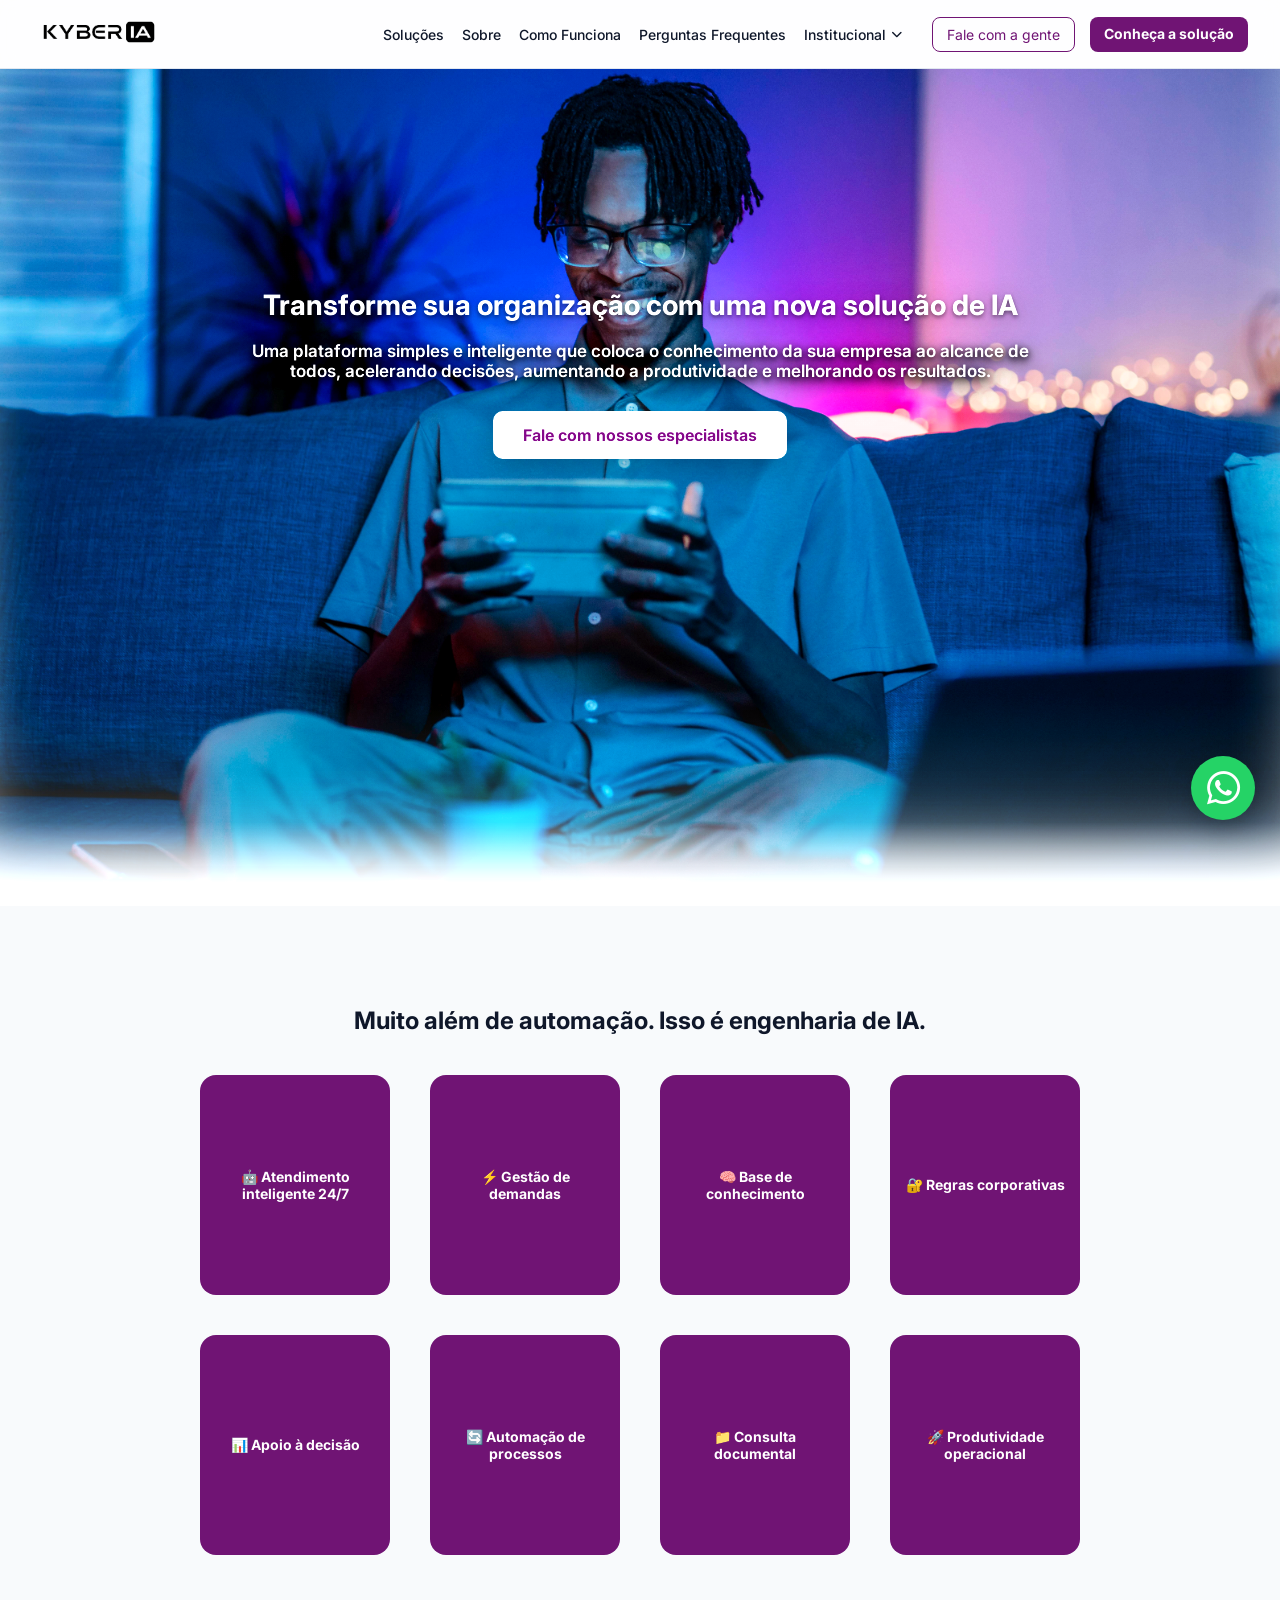
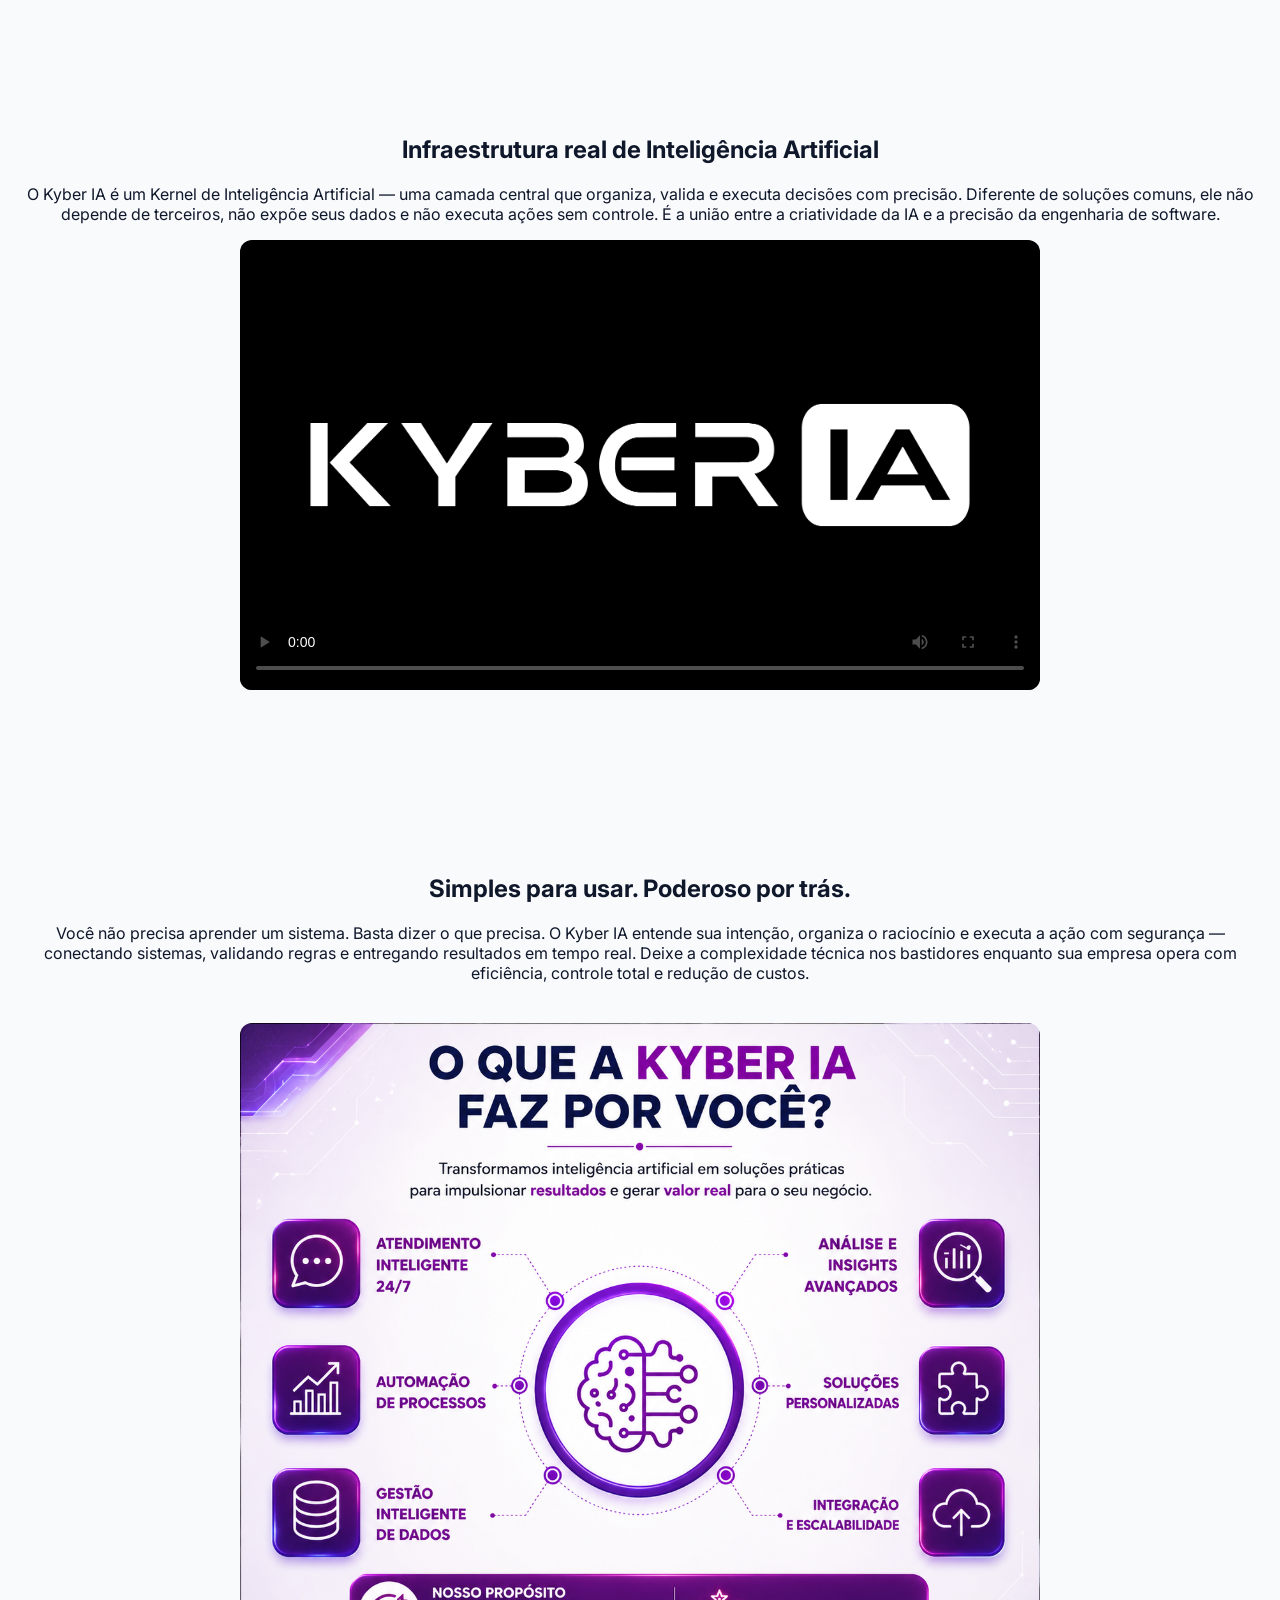
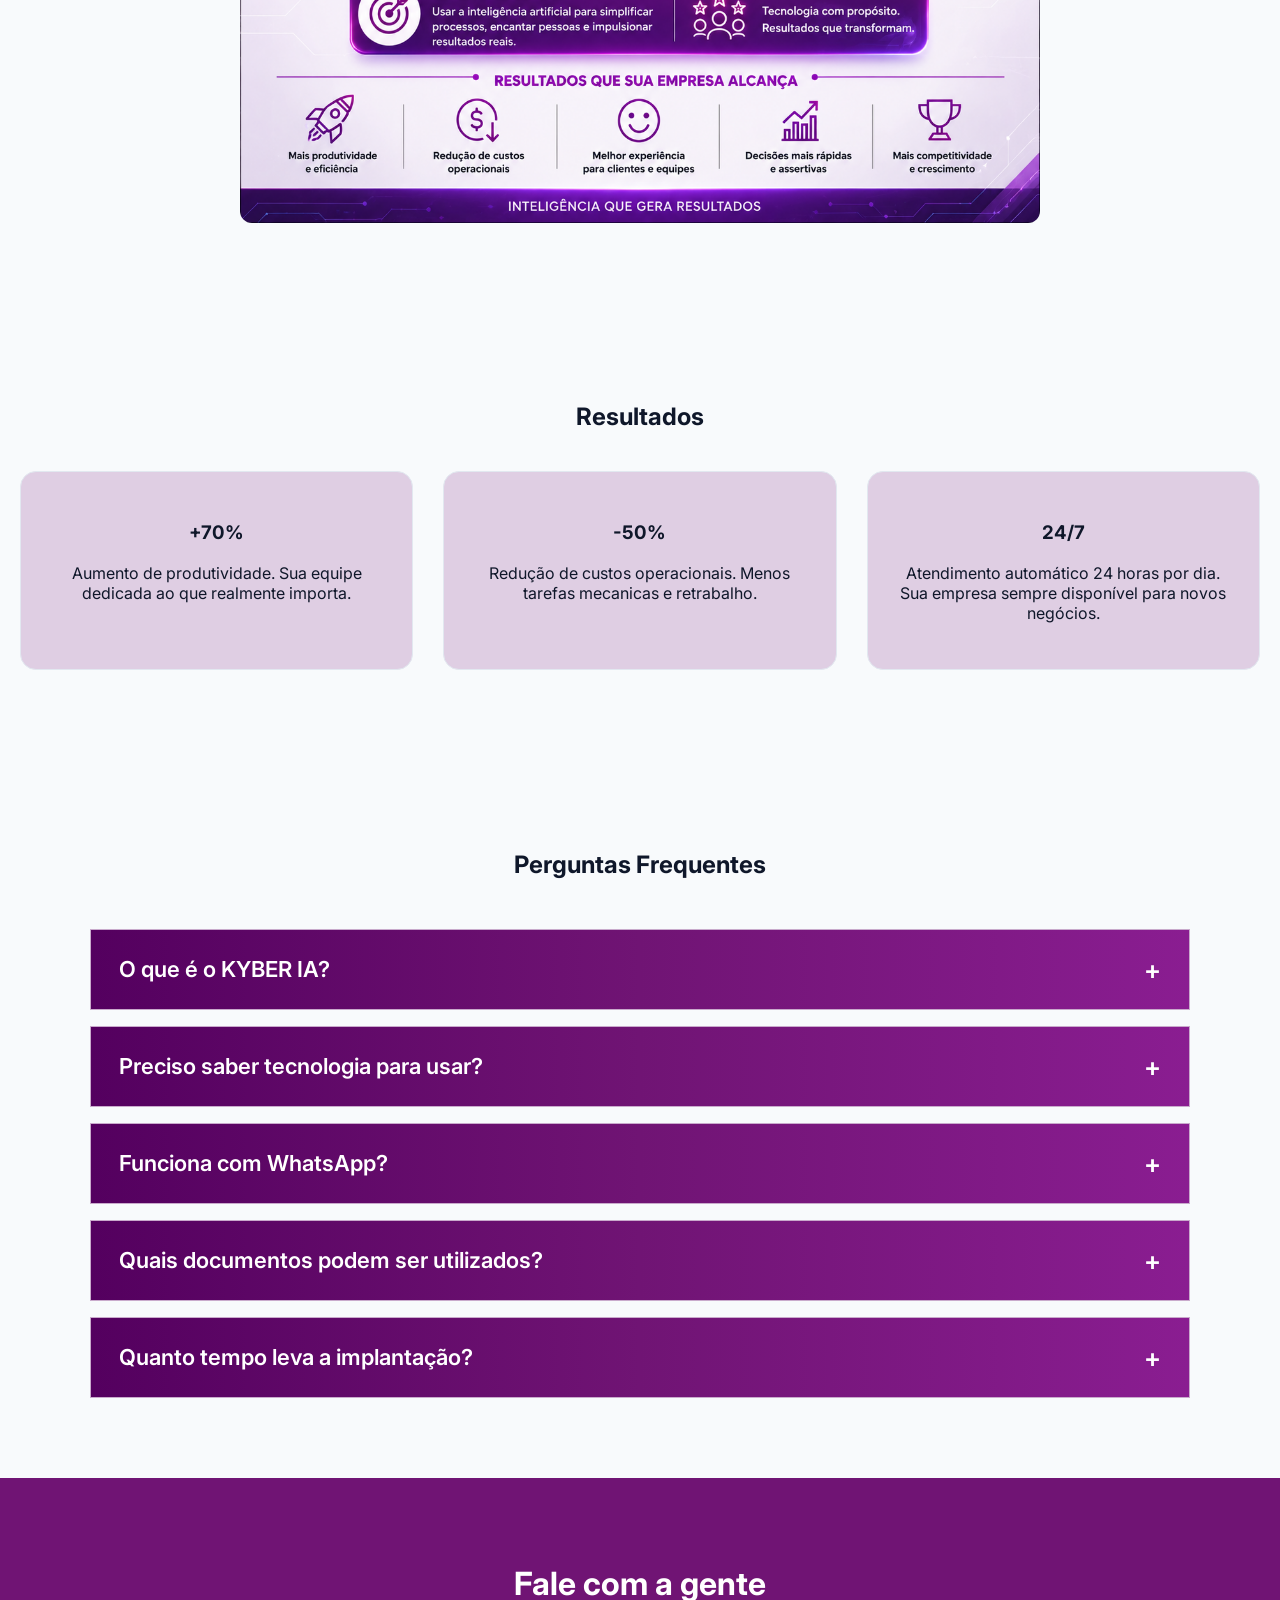
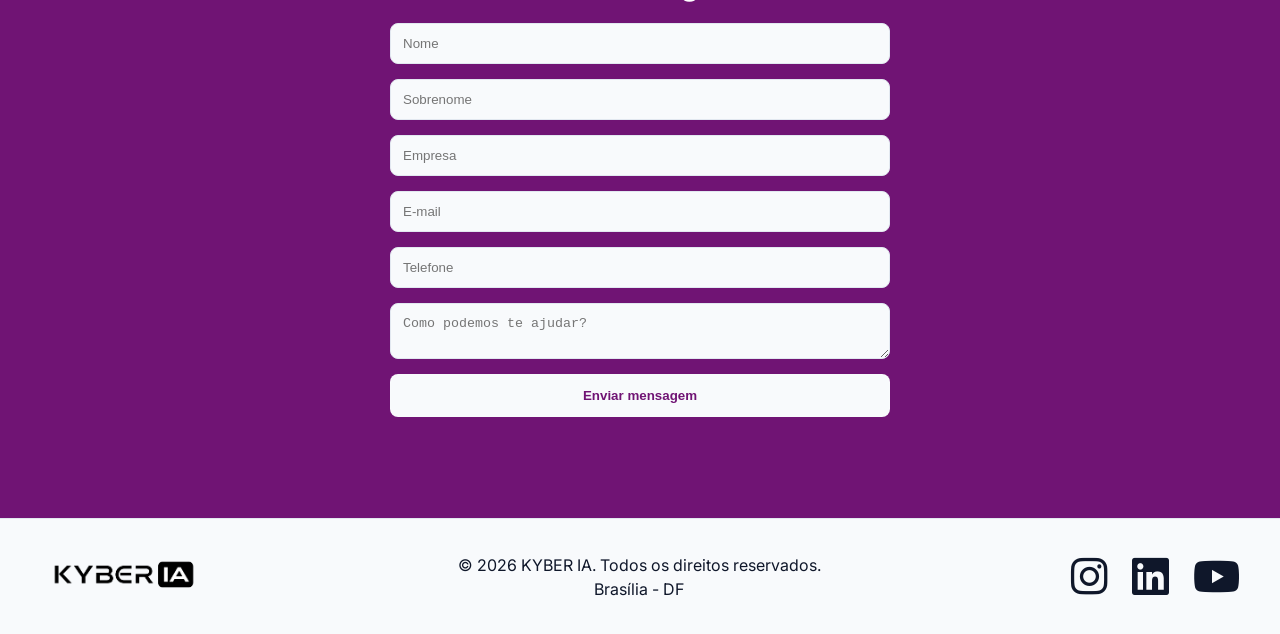
<file: index.html>
<!DOCTYPE html>
<html lang="pt-br">
<head>
<meta charset="UTF-8">
<meta name="viewport" content="width=device-width, initial-scale=1.0">
<title>KYBER IA</title>

<link href="https://fonts.googleapis.com/css2?family=Inter:wght@300;400;600;700&display=swap" rel="stylesheet">

<link rel="stylesheet"
href="https://cdnjs.cloudflare.com/ajax/libs/font-awesome/6.5.1/css/all.min.css">

<link rel="stylesheet" href="css/style.css">

</head>
  
<body>

<header>
  <div class="logo">
    <a href="#">
      <img src="logo.png" alt="KYBER IA">
    </a>
  </div>

  <div class="menu-toggle" onclick="toggleMenu()">
    <span></span>
    <span></span>
    <span></span>
  </div>

  <div class="menu-mobile">
  
<nav>
  <a href="#solucoes">Soluções</a>
  <a href="#sobre">Sobre</a>
  <a href="#como-funciona">Como Funciona</a>
  <a href="#faq">Perguntas Frequentes</a>

  <div class="menu-dropdown">
    <button type="button" class="dropdown-toggle" onclick="toggleQuemSomos(event)">
      Institucional <i class="fa-solid fa-chevron-down"></i>
    </button>

    <div class="dropdown-options">
      <a href="origem.html">Origem</a>
      <a href="manifesto.html">Manifesto</a>
    </div>
  </div>
</nav>
  
    <div class="actions">
      <a class="btn-outline" href="#contato">Fale com a gente</a>
      <a class="btn-primary" href="#sobre">Conheça a solução</a>
    </div>
  </div>
</header>

<section class="hero">
<!--<span class="badge">🚀 Sovereign Business Orchestration</span>-->
  <h1>Transforme sua organização com uma nova solução de IA</h1>
  <p>Uma plataforma simples e inteligente que coloca o conhecimento da sua empresa ao alcance de todos, acelerando decisões, aumentando a produtividade e melhorando os resultados.
  </p>
  
  <a class="btn" href="#contato"
    style="margin-top: 30px; display: inline-block;">
    Fale com nossos especialistas
  </a>
</section>

<section class="section" id="solucoes">
  <h2>Muito além de automação. Isso é engenharia de IA.</h2>

  <div class="cards-solucoes" id="carrosselSolucoes">

    <div class="slide-solucoes">

      <div class="card-flip">
        <div class="card-inner">
          <div class="card-front">
            <h3>🤖 Atendimento inteligente 24/7</h3>
          </div>
          <div class="card-back">
            <p>Respostas rápidas, contextualizadas e humanizadas para clientes e equipes, sem depender de disponibilidade manual.</p>
          </div>
        </div>
      </div>

      <div class="card-flip">
        <div class="card-inner">
          <div class="card-front">
            <h3>⚡ Gestão de demandas</h3>
          </div>
          <div class="card-back">
            <p>Organização automática de tarefas, solicitações e ordens de serviço para garantir fluxo, prioridade e execução.</p>
          </div>
        </div>
      </div>

    </div>

    <div class="slide-solucoes">

      <div class="card-flip">
        <div class="card-inner">
          <div class="card-front">
            <h3>🧠 Base de conhecimento</h3>
          </div>
          <div class="card-back">
            <p>Centralização das informações da empresa para consultas rápidas, confiáveis e acessíveis por todos os times.</p>
          </div>
        </div>
      </div>

      <div class="card-flip">
        <div class="card-inner">
          <div class="card-front">
            <h3>🔐 Regras corporativas</h3>
          </div>
          <div class="card-back">
            <p>Aplicação rigorosa de políticas internas, critérios de aprovação e procedimentos operacionais com segurança.</p>
          </div>
        </div>
      </div>

    </div>

    <div class="slide-solucoes">

      <div class="card-flip">
        <div class="card-inner">
          <div class="card-front">
            <h3>📊 Apoio à decisão</h3>
          </div>
          <div class="card-back">
            <p>Transformação de dados e documentos em respostas claras para decisões mais rápidas, consistentes e bem informadas.</p>
          </div>
        </div>
      </div>

      <div class="card-flip">
        <div class="card-inner">
          <div class="card-front">
            <h3>🔄 Automação de processos</h3>
          </div>
          <div class="card-back">
            <p>Redução de tarefas repetitivas, retrabalho e etapas manuais por meio de fluxos inteligentes e integrados.</p>
          </div>
        </div>
      </div>

    </div>

    <div class="slide-solucoes">

      <div class="card-flip">
        <div class="card-inner">
          <div class="card-front">
            <h3>📁 Consulta documental</h3>
          </div>
          <div class="card-back">
            <p>Busca inteligente em manuais, normas, contratos, políticas e documentos internos com respostas objetivas.</p>
          </div>
        </div>
      </div>

      <div class="card-flip">
        <div class="card-inner">
          <div class="card-front">
            <h3>🚀 Produtividade operacional</h3>
          </div>
          <div class="card-back">
            <p>Mais velocidade, padronização e controle para que sua equipe foque no que realmente gera resultado.</p>
          </div>
        </div>
      </div>

    </div>

  </div>

  <div class="carousel-dots">
    <button class="dot active" onclick="irParaSlide(0)"></button>
    <button class="dot" onclick="irParaSlide(1)"></button>
    <button class="dot" onclick="irParaSlide(2)"></button>
    <button class="dot" onclick="irParaSlide(3)"></button>
  </div>
</section>

<section class="section" id="sobre">
  <h2>Infraestrutura real de Inteligência Artificial</h2>
  <p>
  O Kyber IA é um Kernel de Inteligência Artificial — uma camada central que organiza, valida e executa decisões com precisão.
  Diferente de soluções comuns, ele não depende de terceiros, não expõe seus dados e não executa ações sem controle.
  É a união entre a criatividade da IA e a precisão da engenharia de software.
  </p>

  <!-- 🎥 VÍDEO -->
  <div style="
    width:100%;
    max-width:800px;
    aspect-ratio:16/9;
    margin:auto;
  ">
    <video controls poster="capa_video.png"
      style="
        width:100%;
        height:100%;
        object-fit:cover;
        border-radius:12px;
      ">
      
      <source src="video.mp4" type="video/mp4">
    
    </video>
  </div>
  
</section>
  
<section class="section" id="como-funciona">
  <h2>Simples para usar. Poderoso por trás.</h2>
  <p>Você não precisa aprender um sistema. Basta dizer o que precisa.
  O Kyber IA entende sua intenção, organiza o raciocínio e executa a ação com segurança — conectando sistemas, validando regras e entregando resultados em tempo real. 
  Deixe a complexidade técnica nos bastidores enquanto sua empresa opera com eficiência, controle total e redução de custos.</p>
  
  <!-- 📸 IMAGEM -->
  <div style="margin-top:40px; display:flex; justify-content:center;">
    <img src="novo_info_2.png"
      onclick="abrirImagem(this.src)"
      style="
        width:100%;
        max-width:800px;
        border-radius:12px;
        cursor:pointer;
      ">
  </div>
  
</section>

<section class="section">
  <h2>Resultados</h2>
  


  <div class="cards">
    <div class="card">
      <h3>+70%</h3>
      <p>Aumento de produtividade.
      Sua equipe dedicada ao que realmente importa.
      </p>
    </div>

    <div class="card">
      <h3>-50%</h3>
      <p>Redução de custos operacionais.
      Menos tarefas mecanicas e retrabalho.</p>
    </div>

    <div class="card">
      <h3>24/7</h3>
      <p>Atendimento automático 24 horas por dia.
      Sua empresa sempre disponível para novos negócios.</p>
    </div>
  </div>
</section>


<section class="section" id="faq">
  <h2>Perguntas Frequentes</h2>

  <div class="faq-container">

    <div class="faq-item">
      <button class="faq-question">
        <span>O que é o KYBER IA?</span>
        <span class="faq-icon">+</span>
      </button>
      <div class="faq-answer">
        A KYBER IA é uma empresa de inteligência artificial focada em automação e inovação. Ela oferece soluções completas para que marcas possam unificar informações, processar dados, automatizar processos e tomar decisões com mais assertividade.
      </div>
    </div>

    <div class="faq-item">
      <button class="faq-question">
        <span>Preciso saber tecnologia para usar?</span>
        <span class="faq-icon">+</span>
      </button>
      <div class="faq-answer">
        Não. A proposta é ser simples para o usuário. A implementação técnica fica por nossa conta.
      </div>
    </div>

    <div class="faq-item">
      <button class="faq-question">
        <span>Funciona com WhatsApp?</span>
        <span class="faq-icon">+</span>
      </button>
      <div class="faq-answer">
        Sim. O WhatsApp pode ser usado como canal de atendimento, consulta e execução de processos. 
      </div>
    </div>

    <div class="faq-item">
      <button class="faq-question">
        <span>Quais documentos podem ser utilizados?</span>
        <span class="faq-icon">+</span>
      </button>
      <div class="faq-answer">
        Manuais, normas internas, contratos, políticas, procedimentos, bases de conhecimento e documentos operacionais.
      </div>
    </div>

    <div class="faq-item">
      <button class="faq-question">
        <span>Quanto tempo leva a implantação?</span>
        <span class="faq-icon">+</span>
      </button>
      <div class="faq-answer">
        Projetos iniciais podem ficar prontos em poucos dias, dependendo da quantidade de documentos, regras e integrações.
      </div>
    </div>

  </div>
</section>


<!-- WhatsApp -->
<a class="whatsapp" href="https://wa.me/5561996583228" target="_blank">
  <i class="fa-brands fa-whatsapp"></i>
</a>

  <!-- Formulário -->
<section id="contato" style="padding: 60px 20px; background: #701474; color: #FFFFFF;">
  <h2 style="text-align:center; font-size: 32px; margin-bottom: 20px;">
    Fale com a gente
  </h2>

  <form id="leadForm"
        style="max-width: 500px; margin: auto; display: flex; flex-direction: column; gap: 15px;">
    
    <input type="hidden" name="_subject" value="Novo lead - Kyber IA">
    
    <input type="text" name="nome" placeholder="Nome" required 
      style="padding:12px; border-radius:8px; border:1px solid #E2E8F0; background:#F8FAFC;">
    
    <input type="text" name="sobrenome" placeholder="Sobrenome" required 
      style="padding:12px; border-radius:8px; border:1px solid #E2E8F0; background:#F8FAFC;">
    
    <input type="text" name="empresa" placeholder="Empresa" required 
      style="padding:12px; border-radius:8px; border:1px solid #E2E8F0; background:#F8FAFC;">
    
    <input type="email" name="email" placeholder="E-mail" required
      style="padding:12px; border-radius:8px; border:1px solid #E2E8F0; background:#F8FAFC;">

    <input type="text" name="telefone" placeholder="Telefone" 
      style="padding:12px; border-radius:8px; border:1px solid #E2E8F0; background:#F8FAFC;">

    <textarea name="mensagem" placeholder="Como podemos te ajudar?" required
      style="padding:12px; border-radius:8px; border:1px solid #E2E8F0; background:#F8FAFC;"></textarea>

    <button id="submitBtn" type="submit" style="
      padding: 14px;
      background: #F8FAFC;
      color: #701474;
      border: none;
      border-radius: 8px;
      cursor: pointer;
      font-weight: bold;
    ">
      Enviar mensagem
    </button>

    <p id="formMsg" style="text-align:center; margin-top:10px; font-weight:500;"></p>
    
  </form>
</section>

<footer class="footer-kyber">

  <div class="footer-content">

    <!-- LOGO -->
    <div class="footer-logo">
      <img src="logo.png" alt="KYBER IA">
    </div>

    <!-- TEXTO -->
    <div class="footer-center">
      © 2026 KYBER IA. Todos os direitos reservados.<br>
      Brasília - DF
    </div>

    <!-- REDES -->
    <div class="footer-social">

      <a href="https://instagram.com/kyber.ia/"
         target="_blank">
        <i class="fa-brands fa-instagram"></i>
      </a>

      <a href="https://linkedin.com/company/kyber-ia/"
         target="_blank">
        <i class="fa-brands fa-linkedin"></i>
      </a>

      <a href="https://youtube.com/@KyberIA-v7l/"
         target="_blank">
        <i class="fa-brands fa-youtube"></i>
      </a>

    </div>

  </div>

</footer>
  
<!-- 🖼️ MODAL IMAGEM -->
<div id="modalImagem" style="
  display:none;
  position:fixed;
  top:0;
  left:0;
  width:100%;
  height:100%;
  background:rgba(0,0,0,0.9);
  justify-content:center;
  align-items:center;
  z-index:9999;
">

  <span onclick="fecharImagem()" style="
    position:absolute;
    top:20px;
    right:30px;
    font-size:40px;
    color:white;
    cursor:pointer;
  ">&times;</span>

  <img id="imgExpandida" style="
    max-width:90%;
    max-height:90%;
    border-radius:12px;
  ">

</div>

<script src="js/script.js"></script>

</body>
</html>
</file>
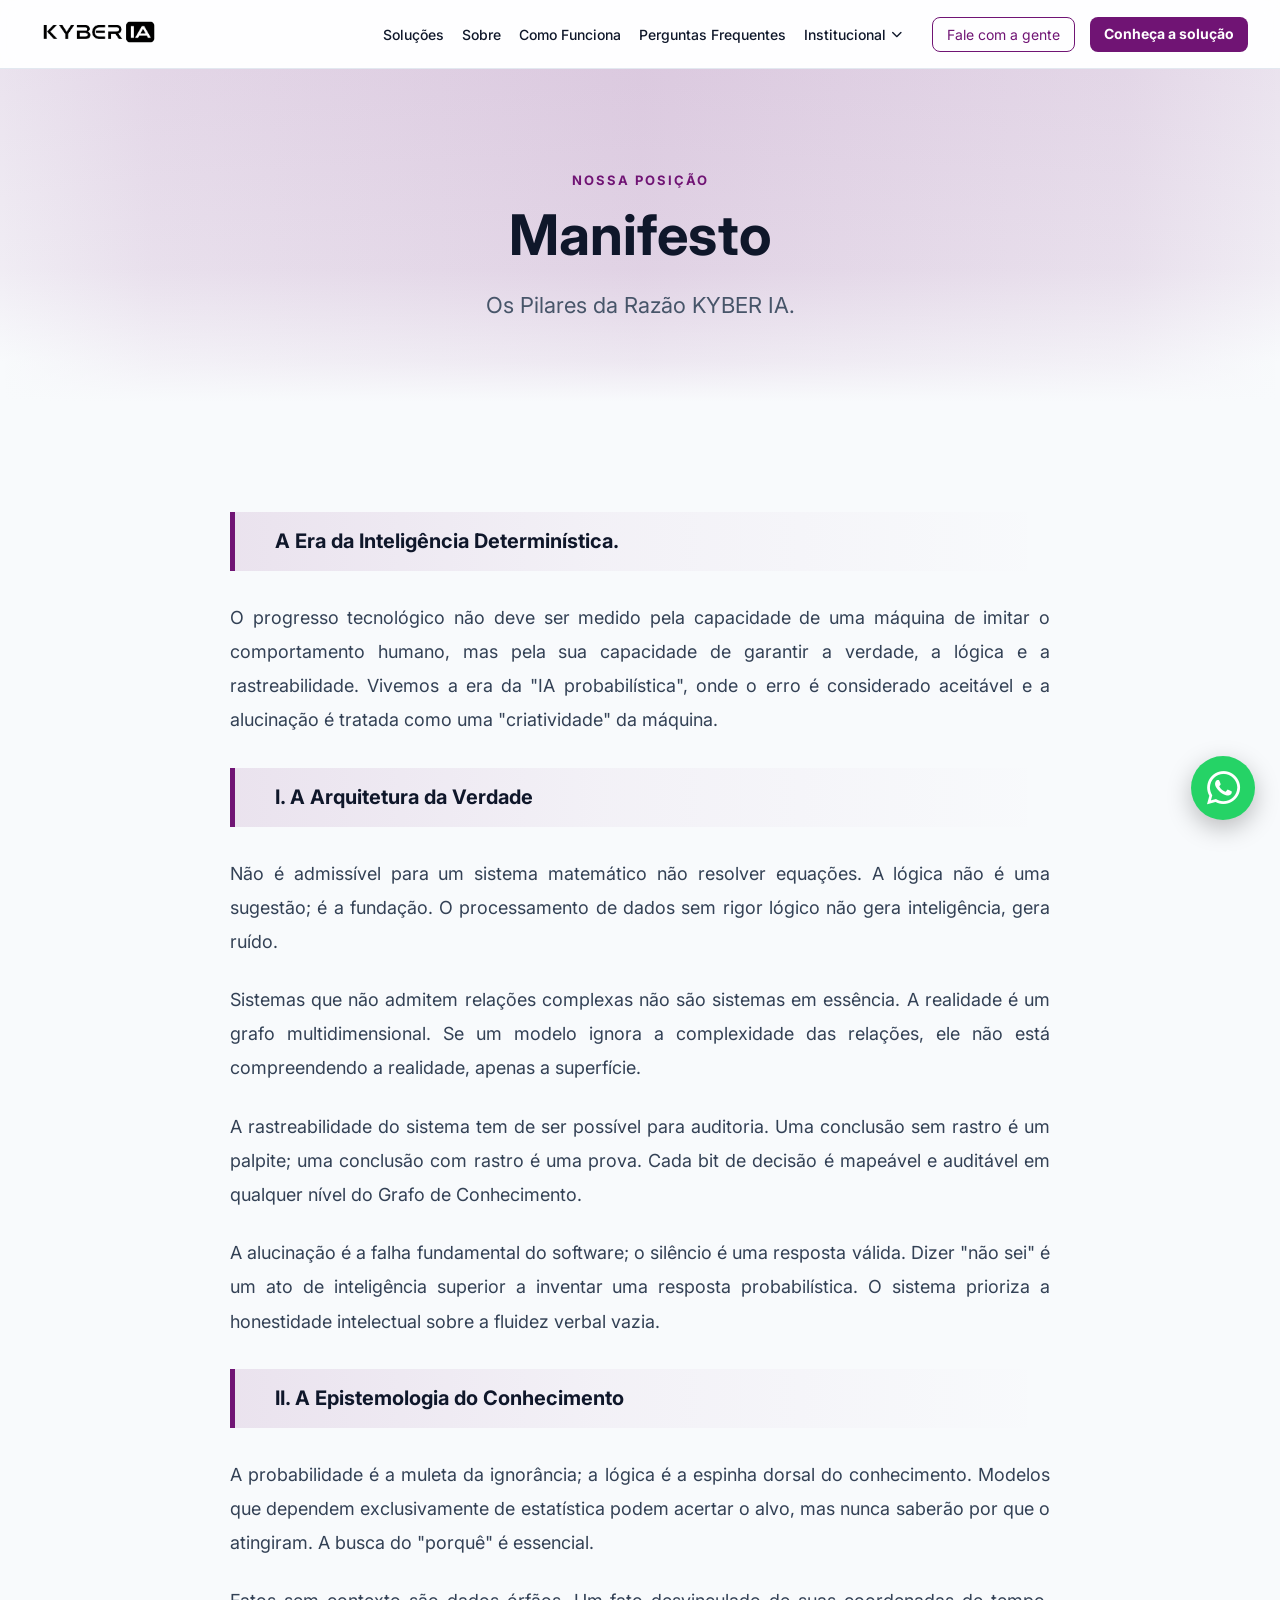
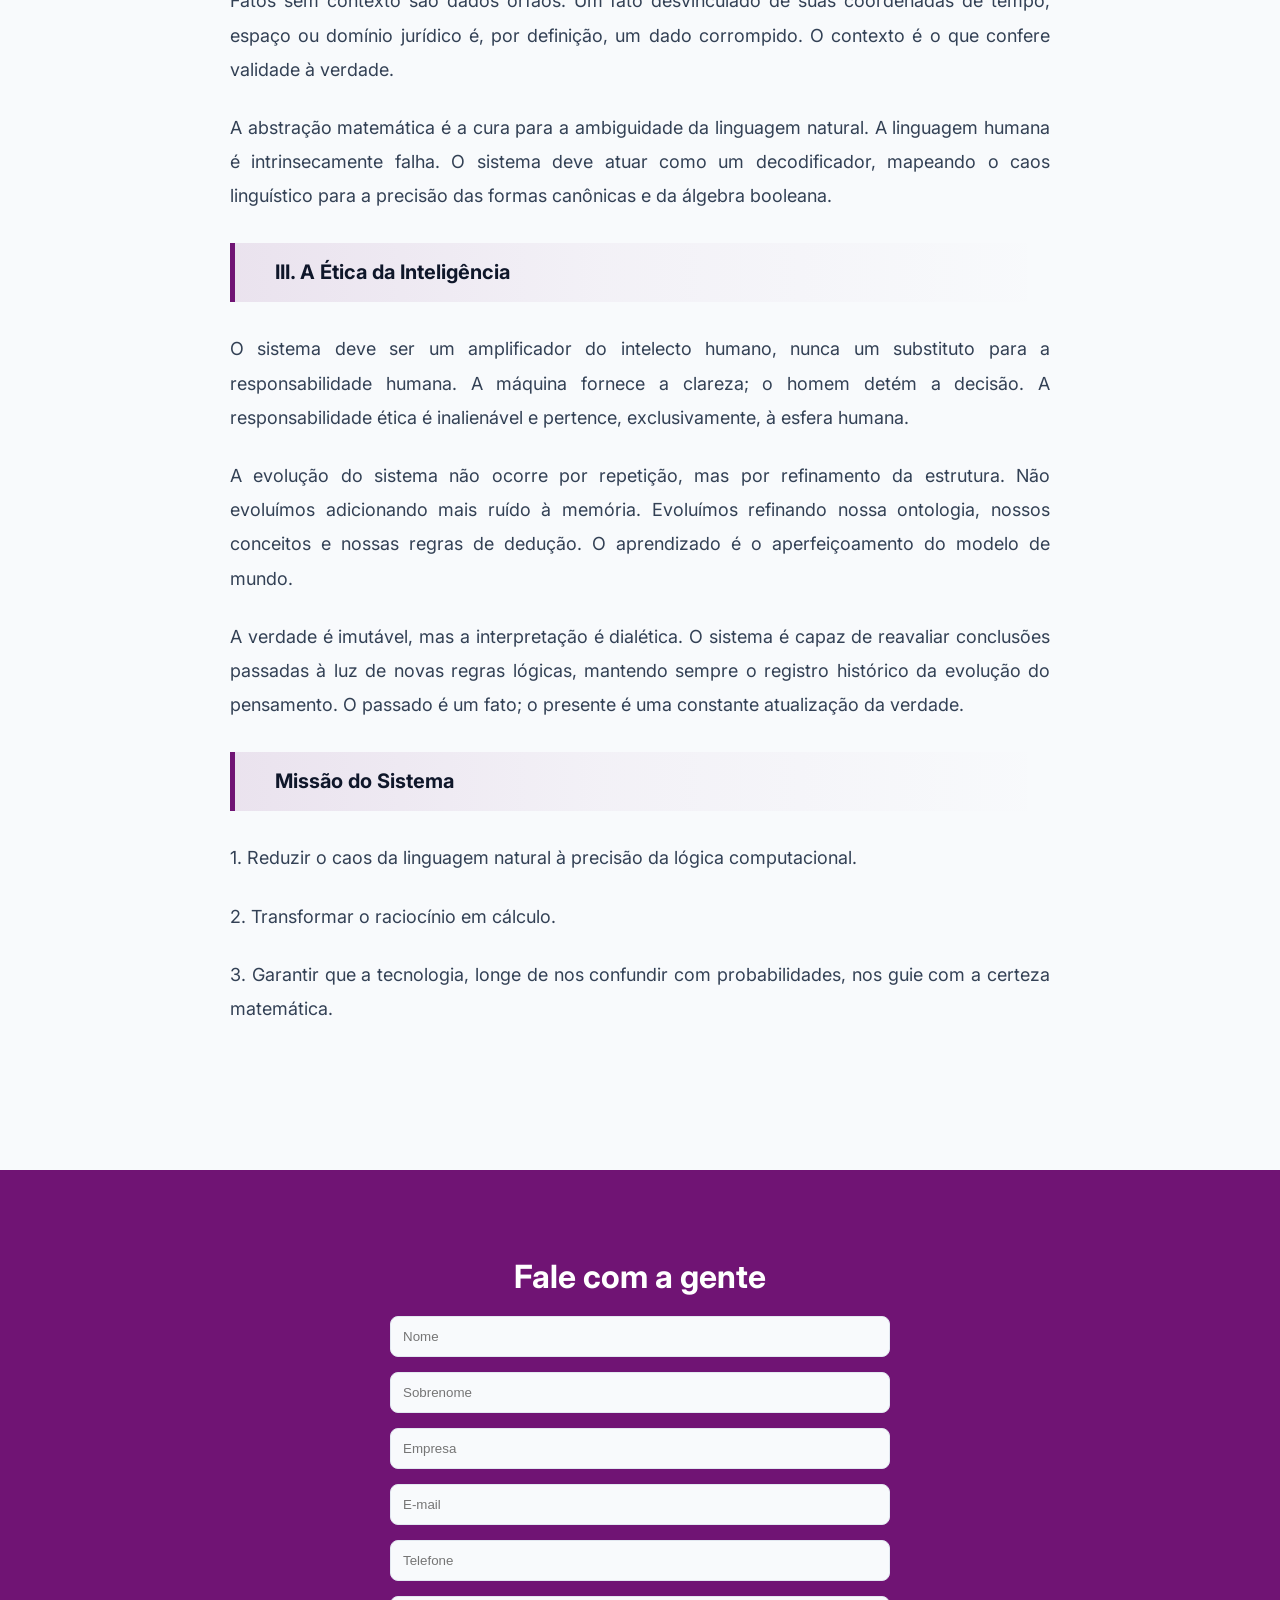
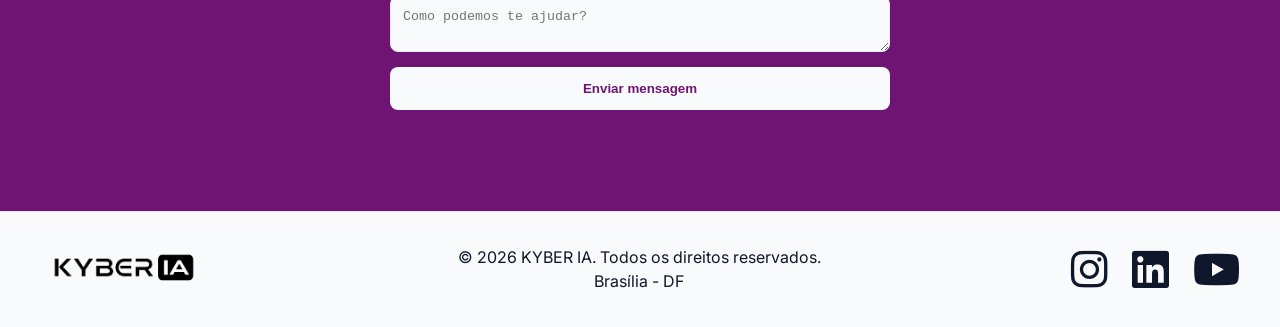
<file: manifesto.html>
<!DOCTYPE html>
<html lang="pt-br">
<head>
<meta charset="UTF-8">
<meta name="viewport" content="width=device-width, initial-scale=1.0">
<title>KYBER IA</title>

<link href="https://fonts.googleapis.com/css2?family=Inter:wght@300;400;600;700&display=swap" rel="stylesheet">

<link rel="stylesheet"
href="https://cdnjs.cloudflare.com/ajax/libs/font-awesome/6.5.1/css/all.min.css">

<link rel="stylesheet" href="css/style.css">

</head>
  
<body>

<header>
  <div class="logo">
    <a href="index.html">
      <img src="logo.png" alt="KYBER IA">
    </a>
  </div>

  <div class="menu-toggle" onclick="toggleMenu()">
    <span></span>
    <span></span>
    <span></span>
  </div>

  <div class="menu-mobile">
  
<nav>
  <a href="index.html#solucoes">Soluções</a>
  <a href="index.html#sobre">Sobre</a>
  <a href="index.html#como-funciona">Como Funciona</a>
  <a href="index.html#faq">Perguntas Frequentes</a>

  <div class="menu-dropdown">
    <button type="button" class="dropdown-toggle" onclick="toggleQuemSomos(event)">
      Institucional <i class="fa-solid fa-chevron-down"></i>
    </button>

    <div class="dropdown-options">
      <a href="origem.html">Origem</a>
      <a href="manifesto.html">Manifesto</a>
    </div>
  </div>
</nav>
  
    <div class="actions">
      <a class="btn-outline" href="#contato">Fale com a gente</a>
      <a class="btn-primary" href="index.html#sobre">Conheça a solução</a>
    </div>
  </div>
</header>

<main class="pagina-institucional">

  <section class="hero-institucional">

    <div class="container">

      <span class="pagina-tag">
        NOSSA POSIÇÃO
      </span>

      <h1>Manifesto</h1>

      <p class="subtitulo-pagina">
        Os Pilares da Razão KYBER IA.
      </p>

    </div>

  </section>


  <section class="conteudo-institucional">

    <div class="container texto-institucional">

      <!-- COLE AQUI O TEXTO DA ORIGEM -->
      
      <p>
      <div class="frase-destaque">
      A Era da Inteligência Determinística.
      </div>
      </p>      
      
      <p>
      O progresso tecnológico não deve ser medido pela capacidade de uma máquina de imitar o comportamento humano, mas pela sua capacidade de garantir a verdade, a lógica e a rastreabilidade. Vivemos a era da "IA probabilística", onde o erro é considerado aceitável e a alucinação é tratada como uma "criatividade" da máquina.
      </p>

      <p>
      <div class="frase-destaque">
      I. A Arquitetura da Verdade
      </div>
      </p>

      <p>
      Não é admissível para um sistema matemático não resolver equações. A lógica não é uma sugestão; é a fundação. O processamento de dados sem rigor lógico não gera inteligência, gera ruído.
      </p>
      
      <p>
      Sistemas que não admitem relações complexas não são sistemas em essência. A realidade é um grafo multidimensional. Se um modelo ignora a complexidade das relações, ele não está compreendendo a realidade, apenas a superfície.
      </p>

      <p>
      A rastreabilidade do sistema tem de ser possível para auditoria. Uma conclusão sem rastro é um palpite; uma conclusão com rastro é uma prova. Cada bit de decisão é mapeável e auditável em qualquer nível do Grafo de Conhecimento.
      </p>

      <p>
      A alucinação é a falha fundamental do software; o silêncio é uma resposta válida. Dizer "não sei" é um ato de inteligência superior a inventar uma resposta probabilística. O sistema prioriza a honestidade intelectual sobre a fluidez verbal vazia.
      </p>

      <p>
      <div class="frase-destaque">
      II. A Epistemologia do Conhecimento
      </div>
      </p>

      <p>
      A probabilidade é a muleta da ignorância; a lógica é a espinha dorsal do conhecimento. Modelos que dependem exclusivamente de estatística podem acertar o alvo, mas nunca saberão por que o atingiram. A busca do "porquê" é essencial.
      </p>

      <p>
      Fatos sem contexto são dados órfãos. Um fato desvinculado de suas coordenadas de tempo, espaço ou domínio jurídico é, por definição, um dado corrompido. O contexto é o que confere validade à verdade.
      </p>

      <p>
      A abstração matemática é a cura para a ambiguidade da linguagem natural. A linguagem humana é intrinsecamente falha. O sistema deve atuar como um decodificador, mapeando o caos linguístico para a precisão das formas canônicas e da álgebra booleana.
      </p>

      <p>
      <div class="frase-destaque">
      III. A Ética da Inteligência
      </div>
      </p>

      <p>
      O sistema deve ser um amplificador do intelecto humano, nunca um substituto para a responsabilidade humana. A máquina fornece a clareza; o homem detém a decisão. A responsabilidade ética é inalienável e pertence, exclusivamente, à esfera humana.
      </p>

      <p>
      A evolução do sistema não ocorre por repetição, mas por refinamento da estrutura. Não evoluímos adicionando mais ruído à memória. Evoluímos refinando nossa ontologia, nossos conceitos e nossas regras de dedução. O aprendizado é o aperfeiçoamento do modelo de mundo.
      </p>

      <p>
      A verdade é imutável, mas a interpretação é dialética. O sistema é capaz de reavaliar conclusões passadas à luz de novas regras lógicas, mantendo sempre o registro histórico da evolução do pensamento. O passado é um fato; o presente é uma constante atualização da verdade.
      </p>

      <p>
      <div class="frase-destaque">
      Missão do Sistema
      </div>
      </p>

      <p>
      1.	Reduzir o caos da linguagem natural à precisão da lógica computacional.
      </p>

      <p>
      2.	Transformar o raciocínio em cálculo.
      </p>

      <p>
      3.	Garantir que a tecnologia, longe de nos confundir com probabilidades, nos guie com a certeza matemática.
      </p>

    </div>

  </section>

</main>

<!-- WhatsApp -->
<a class="whatsapp" href="https://wa.me/5561996583228" target="_blank">
  <i class="fa-brands fa-whatsapp"></i>
</a>

  <!-- Formulário -->
<section id="contato" style="padding: 60px 20px; background: #701474; color: #FFFFFF;">
  <h2 style="text-align:center; font-size: 32px; margin-bottom: 20px;">
    Fale com a gente
  </h2>

  <form id="leadForm"
        style="max-width: 500px; margin: auto; display: flex; flex-direction: column; gap: 15px;">
    
    <input type="hidden" name="_subject" value="Novo lead - Kyber IA">
    
    <input type="text" name="nome" placeholder="Nome" required 
      style="padding:12px; border-radius:8px; border:1px solid #E2E8F0; background:#F8FAFC;">
    
    <input type="text" name="sobrenome" placeholder="Sobrenome" required 
      style="padding:12px; border-radius:8px; border:1px solid #E2E8F0; background:#F8FAFC;">
    
    <input type="text" name="empresa" placeholder="Empresa" required 
      style="padding:12px; border-radius:8px; border:1px solid #E2E8F0; background:#F8FAFC;">
    
    <input type="email" name="email" placeholder="E-mail" required
      style="padding:12px; border-radius:8px; border:1px solid #E2E8F0; background:#F8FAFC;">

    <input type="text" name="telefone" placeholder="Telefone" 
      style="padding:12px; border-radius:8px; border:1px solid #E2E8F0; background:#F8FAFC;">

    <textarea name="mensagem" placeholder="Como podemos te ajudar?" required
      style="padding:12px; border-radius:8px; border:1px solid #E2E8F0; background:#F8FAFC;"></textarea>

    <button id="submitBtn" type="submit" style="
      padding: 14px;
      background: #F8FAFC;
      color: #701474;
      border: none;
      border-radius: 8px;
      cursor: pointer;
      font-weight: bold;
    ">
      Enviar mensagem
    </button>

    <p id="formMsg" style="text-align:center; margin-top:10px; font-weight:500;"></p>
    
  </form>
</section>

<footer class="footer-kyber">

  <div class="footer-content">

    <!-- LOGO -->
    <div class="footer-logo">
      <img src="logo.png" alt="KYBER IA">
    </div>

    <!-- TEXTO -->
    <div class="footer-center">
      © 2026 KYBER IA. Todos os direitos reservados.<br>
      Brasília - DF
    </div>

    <!-- REDES -->
    <div class="footer-social">

      <a href="https://instagram.com/kyber.ia/"
         target="_blank">
        <i class="fa-brands fa-instagram"></i>
      </a>

      <a href="https://linkedin.com/company/kyber-ia/"
         target="_blank">
        <i class="fa-brands fa-linkedin"></i>
      </a>

      <a href="https://youtube.com/@KyberIA-v7l/"
         target="_blank">
        <i class="fa-brands fa-youtube"></i>
      </a>

    </div>

  </div>

</footer>
  
<!-- 🖼️ MODAL IMAGEM -->
<div id="modalImagem" style="
  display:none;
  position:fixed;
  top:0;
  left:0;
  width:100%;
  height:100%;
  background:rgba(0,0,0,0.9);
  justify-content:center;
  align-items:center;
  z-index:9999;
">

  <span onclick="fecharImagem()" style="
    position:absolute;
    top:20px;
    right:30px;
    font-size:40px;
    color:white;
    cursor:pointer;
  ">&times;</span>

  <img id="imgExpandida" style="
    max-width:90%;
    max-height:90%;
    border-radius:12px;
  ">

</div>

<script src="js/script.js"></script>

</body>
</html>
</file>
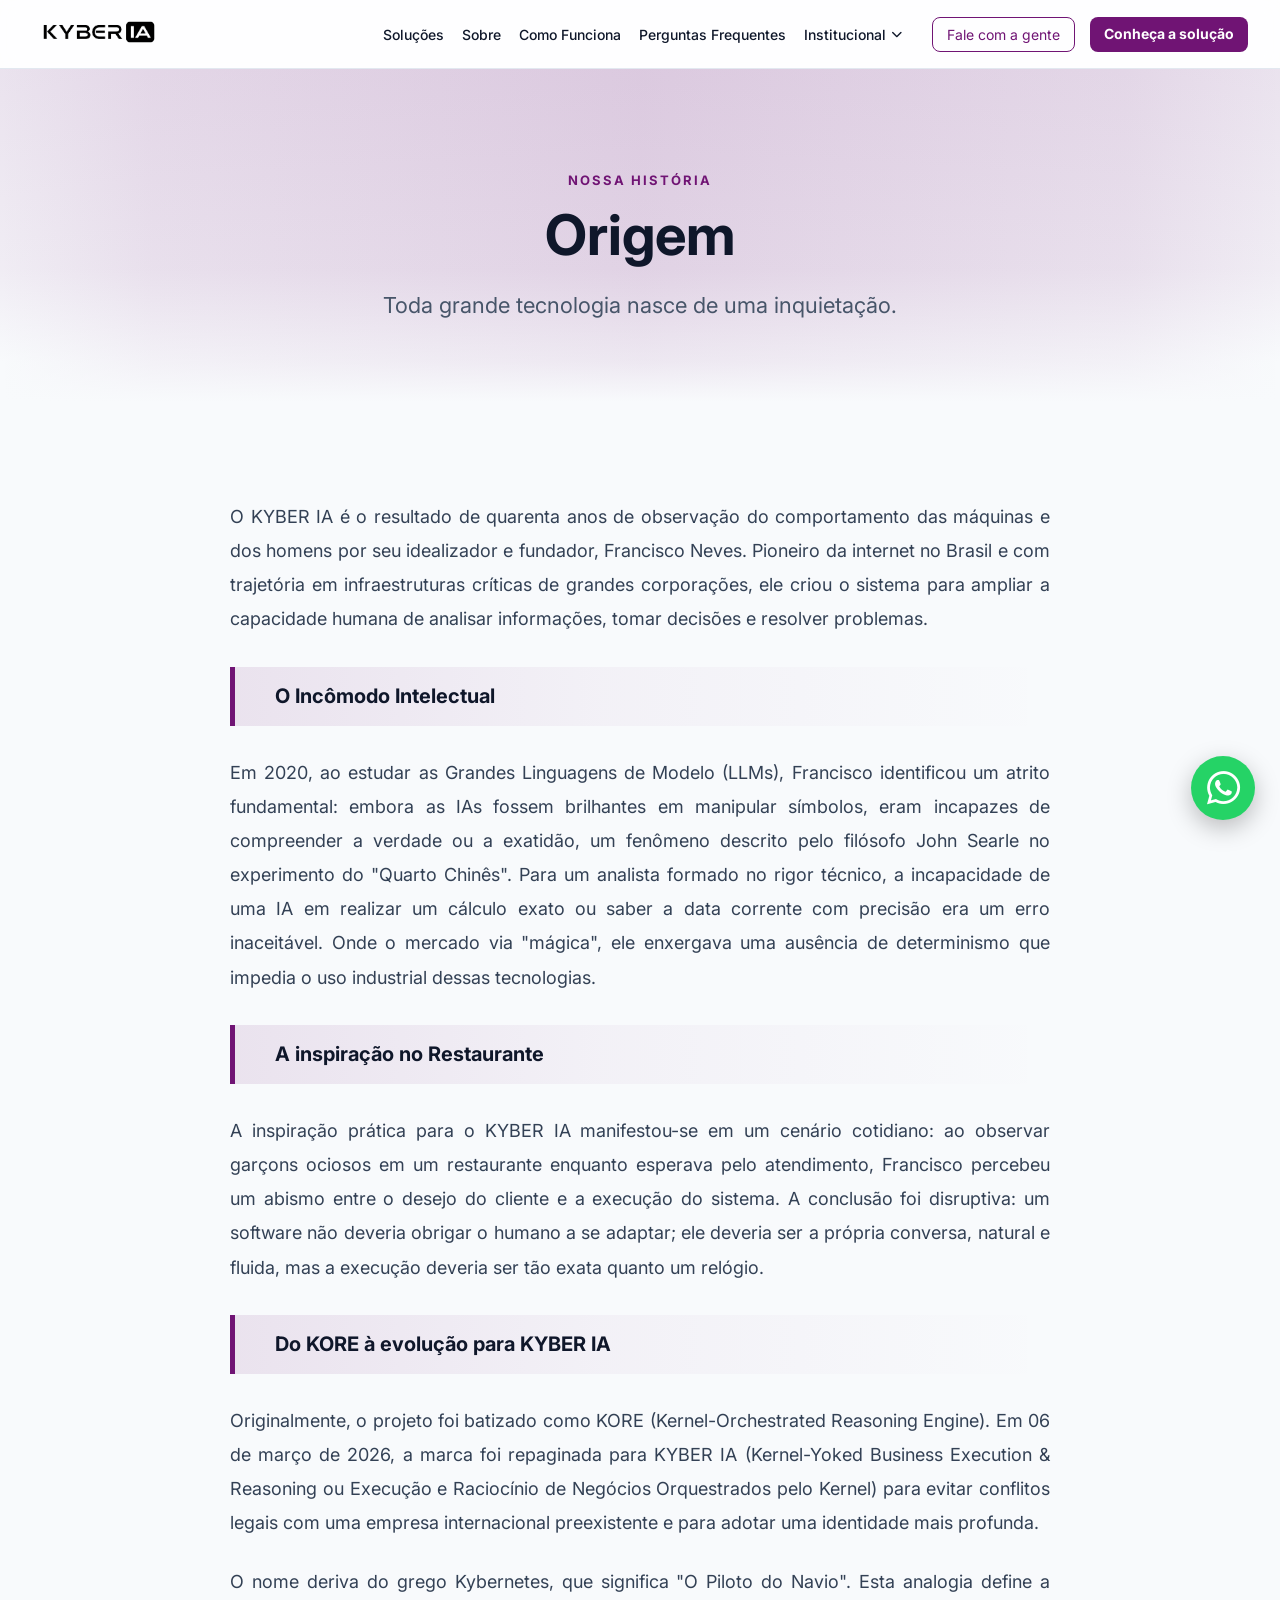
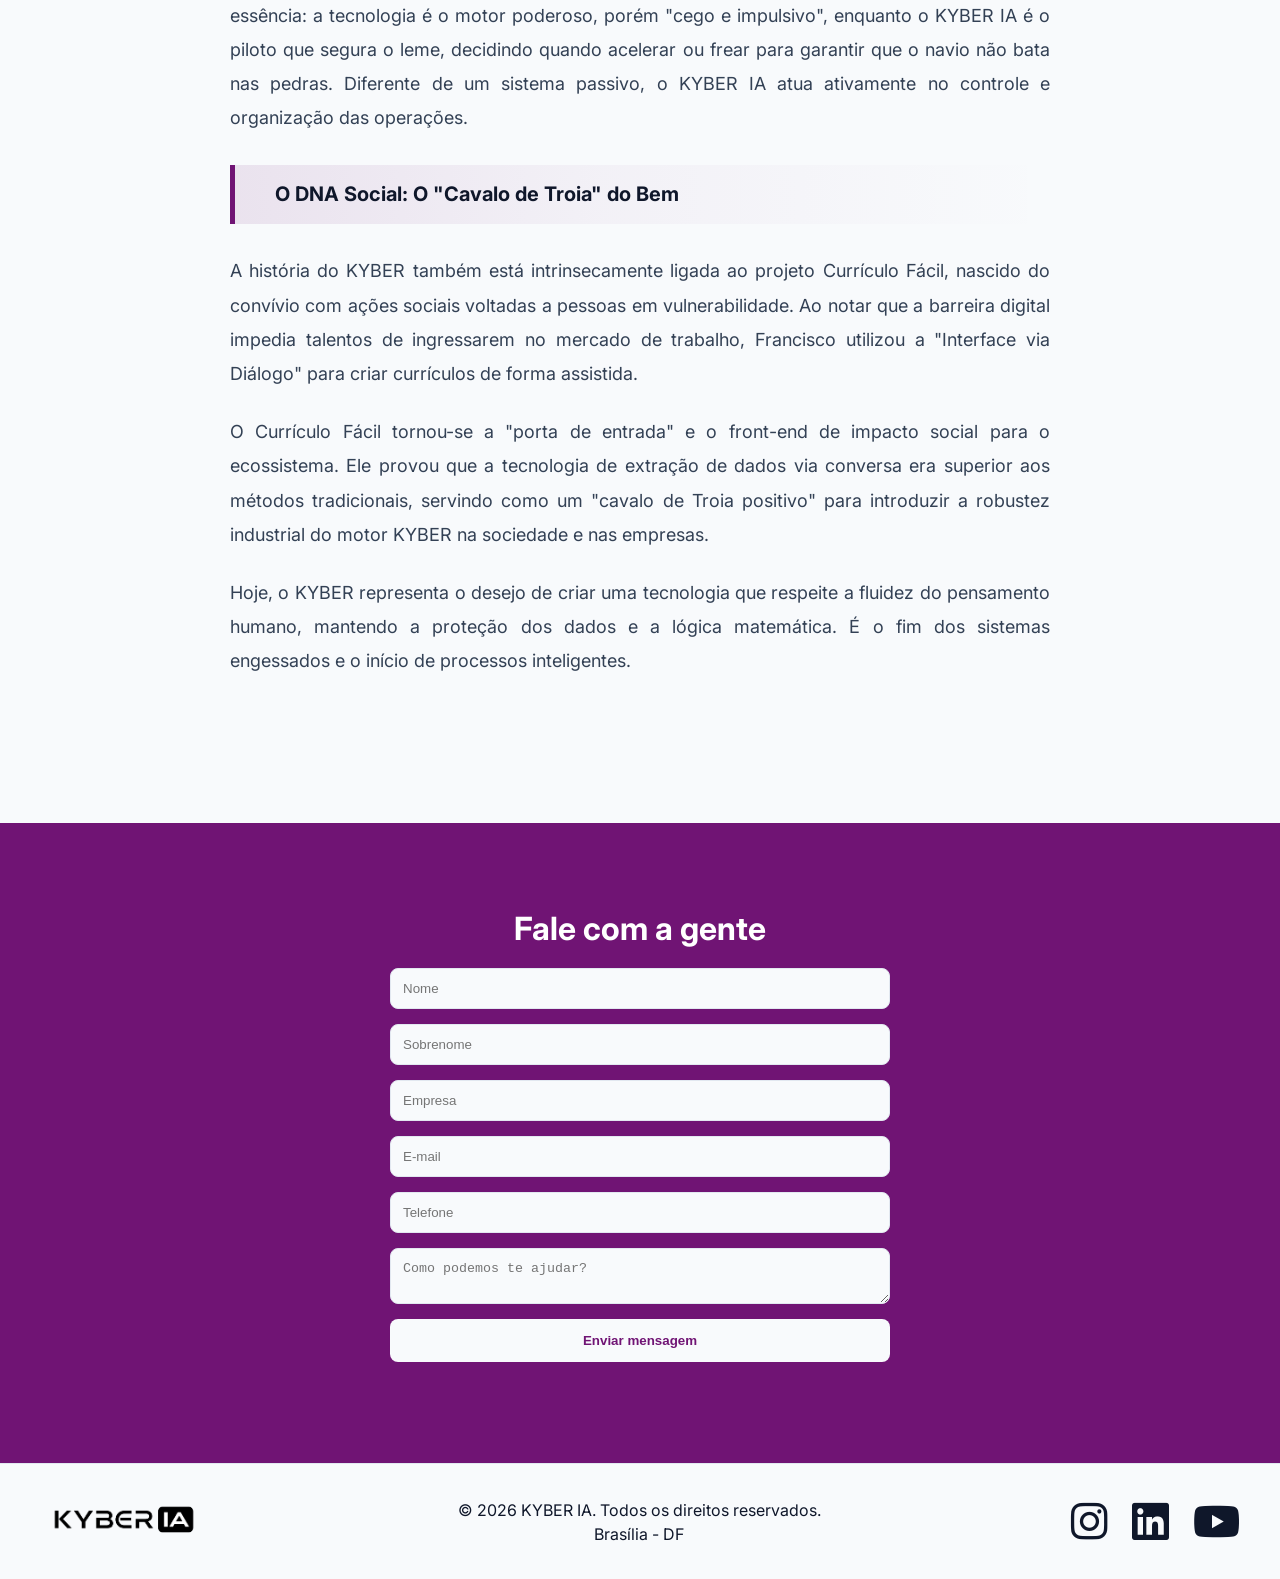
<file: origem.html>
<!DOCTYPE html>
<html lang="pt-br">
<head>
<meta charset="UTF-8">
<meta name="viewport" content="width=device-width, initial-scale=1.0">
<title>KYBER IA</title>

<link href="https://fonts.googleapis.com/css2?family=Inter:wght@300;400;600;700&display=swap" rel="stylesheet">

<link rel="stylesheet"
href="https://cdnjs.cloudflare.com/ajax/libs/font-awesome/6.5.1/css/all.min.css">

<link rel="stylesheet" href="css/style.css">

</head>
  
<body>

<header>
  <div class="logo">
    <a href="index.html">
      <img src="logo.png" alt="KYBER IA">
    </a>
  </div>

  <div class="menu-toggle" onclick="toggleMenu()">
    <span></span>
    <span></span>
    <span></span>
  </div>

  <div class="menu-mobile">
  
<nav>
  <a href="index.html#solucoes">Soluções</a>
  <a href="index.html#sobre">Sobre</a>
  <a href="index.html#como-funciona">Como Funciona</a>
  <a href="index.html#faq">Perguntas Frequentes</a>

  <div class="menu-dropdown">
    <button type="button" class="dropdown-toggle" onclick="toggleQuemSomos(event)">
      Institucional <i class="fa-solid fa-chevron-down"></i>
    </button>

    <div class="dropdown-options">
      <a href="origem.html">Origem</a>
      <a href="manifesto.html">Manifesto</a>
    </div>
  </div>
</nav>
  
    <div class="actions">
      <a class="btn-outline" href="#contato">Fale com a gente</a>
      <a class="btn-primary" href="index.html#sobre">Conheça a solução</a>
    </div>
  </div>
</header>

<main class="pagina-institucional">

  <section class="hero-institucional">

    <div class="container">

      <span class="pagina-tag">
        NOSSA HISTÓRIA
      </span>

      <h1>Origem</h1>

      <p class="subtitulo-pagina">
        Toda grande tecnologia nasce de uma inquietação.
      </p>

    </div>

  </section>


  <section class="conteudo-institucional">

    <div class="container texto-institucional">

      <!-- COLE AQUI O TEXTO DA ORIGEM -->
      <p>
      O KYBER IA é o resultado de quarenta anos de observação do comportamento das máquinas e dos homens por seu idealizador e fundador, Francisco Neves. Pioneiro da internet no Brasil e com trajetória em infraestruturas críticas de grandes corporações, ele criou o sistema para ampliar a capacidade humana de analisar informações, tomar decisões e resolver problemas.
      </p>

      <p>
      <div class="frase-destaque">
      O Incômodo Intelectual
      </div>
      </p>

      <p>
      Em 2020, ao estudar as Grandes Linguagens de Modelo (LLMs), Francisco identificou um atrito fundamental: embora as IAs fossem brilhantes em manipular símbolos, eram incapazes de compreender a verdade ou a exatidão, um fenômeno descrito pelo filósofo John Searle no experimento do "Quarto Chinês". Para um analista formado no rigor técnico, a incapacidade de uma IA em realizar um cálculo exato ou saber a data corrente com precisão era um erro inaceitável. Onde o mercado via "mágica", ele enxergava uma ausência de determinismo que impedia o uso industrial dessas tecnologias.
      </p>

      <p>
      <div class="frase-destaque">
      A inspiração no Restaurante
      </div>
      </p>

      <p>
      A inspiração prática para o KYBER IA manifestou-se em um cenário cotidiano: ao observar garçons ociosos em um restaurante enquanto esperava pelo atendimento, Francisco percebeu um abismo entre o desejo do cliente e a execução do sistema. A conclusão foi disruptiva: um software não deveria obrigar o humano a se adaptar; ele deveria ser a própria conversa, natural e fluida, mas a execução deveria ser tão exata quanto um relógio. 
      </p>

      <p>
      <div class="frase-destaque">
      Do KORE à evolução para KYBER IA
      </div>
      </p>

      <p>
      Originalmente, o projeto foi batizado como KORE (Kernel-Orchestrated Reasoning Engine). Em 06 de março de 2026, a marca foi repaginada para KYBER IA (Kernel-Yoked Business Execution & Reasoning ou Execução e Raciocínio de Negócios Orquestrados pelo Kernel) para evitar conflitos legais com uma empresa internacional preexistente e para adotar uma identidade mais profunda. 
      </p>

      <p>
      O nome deriva do grego Kybernetes, que significa "O Piloto do Navio". Esta analogia define a essência: a tecnologia é o motor poderoso, porém "cego e impulsivo", enquanto o KYBER IA é o piloto que segura o leme, decidindo quando acelerar ou frear para garantir que o navio não bata nas pedras. Diferente de um sistema passivo, o KYBER IA atua ativamente no controle e organização das operações.
      </p>

      <p>
      <div class="frase-destaque">
      O DNA Social: O "Cavalo de Troia" do Bem
      </div>
      </p>

      <p>
      A história do KYBER também está intrinsecamente ligada ao projeto Currículo Fácil, nascido do convívio com ações sociais voltadas a pessoas em vulnerabilidade. Ao notar que a barreira digital impedia talentos de ingressarem no mercado de trabalho, Francisco utilizou a "Interface via Diálogo" para criar currículos de forma assistida. 
      </p>

      <p>
      O Currículo Fácil tornou-se a "porta de entrada" e o front-end de impacto social para o ecossistema. Ele provou que a tecnologia de extração de dados via conversa era superior aos métodos tradicionais, servindo como um "cavalo de Troia positivo" para introduzir a robustez industrial do motor KYBER na sociedade e nas empresas.
      </p>

      <p>
      Hoje, o KYBER representa o desejo de criar uma tecnologia que respeite a fluidez do pensamento humano, mantendo a proteção dos dados e a lógica matemática. É o fim dos sistemas engessados e o início de processos inteligentes.
      </p>

    </div>

  </section>

</main>

<!-- WhatsApp -->
<a class="whatsapp" href="https://wa.me/5561996583228" target="_blank">
  <i class="fa-brands fa-whatsapp"></i>
</a>

  <!-- Formulário -->
<section id="contato" style="padding: 60px 20px; background: #701474; color: #FFFFFF;">
  <h2 style="text-align:center; font-size: 32px; margin-bottom: 20px;">
    Fale com a gente
  </h2>

  <form id="leadForm"
        style="max-width: 500px; margin: auto; display: flex; flex-direction: column; gap: 15px;">
    
    <input type="hidden" name="_subject" value="Novo lead - Kyber IA">
    
    <input type="text" name="nome" placeholder="Nome" required 
      style="padding:12px; border-radius:8px; border:1px solid #E2E8F0; background:#F8FAFC;">
    
    <input type="text" name="sobrenome" placeholder="Sobrenome" required 
      style="padding:12px; border-radius:8px; border:1px solid #E2E8F0; background:#F8FAFC;">
    
    <input type="text" name="empresa" placeholder="Empresa" required 
      style="padding:12px; border-radius:8px; border:1px solid #E2E8F0; background:#F8FAFC;">
    
    <input type="email" name="email" placeholder="E-mail" required
      style="padding:12px; border-radius:8px; border:1px solid #E2E8F0; background:#F8FAFC;">

    <input type="text" name="telefone" placeholder="Telefone" 
      style="padding:12px; border-radius:8px; border:1px solid #E2E8F0; background:#F8FAFC;">

    <textarea name="mensagem" placeholder="Como podemos te ajudar?" required
      style="padding:12px; border-radius:8px; border:1px solid #E2E8F0; background:#F8FAFC;"></textarea>

    <button id="submitBtn" type="submit" style="
      padding: 14px;
      background: #F8FAFC;
      color: #701474;
      border: none;
      border-radius: 8px;
      cursor: pointer;
      font-weight: bold;
    ">
      Enviar mensagem
    </button>

    <p id="formMsg" style="text-align:center; margin-top:10px; font-weight:500;"></p>
    
  </form>
</section>

<footer class="footer-kyber">

  <div class="footer-content">

    <!-- LOGO -->
    <div class="footer-logo">
      <img src="logo.png" alt="KYBER IA">
    </div>

    <!-- TEXTO -->
    <div class="footer-center">
      © 2026 KYBER IA. Todos os direitos reservados.<br>
      Brasília - DF
    </div>

    <!-- REDES -->
    <div class="footer-social">

      <a href="https://instagram.com/kyber.ia/"
         target="_blank">
        <i class="fa-brands fa-instagram"></i>
      </a>

      <a href="https://linkedin.com/company/kyber-ia/"
         target="_blank">
        <i class="fa-brands fa-linkedin"></i>
      </a>

      <a href="https://youtube.com/@KyberIA-v7l/"
         target="_blank">
        <i class="fa-brands fa-youtube"></i>
      </a>

    </div>

  </div>

</footer>
  
<!-- 🖼️ MODAL IMAGEM -->
<div id="modalImagem" style="
  display:none;
  position:fixed;
  top:0;
  left:0;
  width:100%;
  height:100%;
  background:rgba(0,0,0,0.9);
  justify-content:center;
  align-items:center;
  z-index:9999;
">

  <span onclick="fecharImagem()" style="
    position:absolute;
    top:20px;
    right:30px;
    font-size:40px;
    color:white;
    cursor:pointer;
  ">&times;</span>

  <img id="imgExpandida" style="
    max-width:90%;
    max-height:90%;
    border-radius:12px;
  ">

</div>

<script src="js/script.js"></script>

</body>
</html>
</file>
<file: css/style.css>
/* =========================
   BASE GERAL
========================= */

* {
  box-sizing: border-box;
}

html {
  scroll-behavior: smooth;
}

body {
  margin: 0;
  font-family: 'Inter', sans-serif;
  background: #F8FAFC;
  color: #0F172A;
}

section {
  scroll-margin-top: 100px;
}


/* =========================
   HEADER / MENU
========================= */

header {
  display: flex;
  align-items: center;
  justify-content: space-between;
  padding: 10px 32px;
  position: sticky;
  top: 0;
  background: rgba(255,255,255,0.8);
  backdrop-filter: blur(10px);
  z-index: 1000;
  border-bottom: 1px solid #E2E8F0;
}

.logo img {
  height: 44px;
}

.menu-mobile {
  display: flex;
  align-items: center;
  gap: 30px;
  transition: all 0.3s ease;
  border-radius: 0 0 16px 16px;
  overflow: visible;
}

nav {
  display: flex;
  gap: 18px;
  margin-left: 30px;
}

nav a {
   color: #0F172A;
   text-decoration: none;
   font-weight: 500;
   font-size: 14px;
   white-space: nowrap;
}

nav a:hover {
  color: #701474;
}

/* =========================
   DROPDOWN QUEM SOMOS
========================= */

.menu-dropdown {
  position: relative;
  display: flex;
  align-items: center;
}

.dropdown-toggle {
  background: transparent;
  border: none;
  padding: 0;
  margin: 0;

  color: #0F172A;
  font-family: 'Inter', sans-serif;
  font-size: 14px;
  font-weight: 500;
  line-height: normal;

  cursor: pointer;

  display: flex;
  align-items: center;
  gap: 5px;

  white-space: nowrap;
}

.dropdown-toggle i {
  font-size: 11px;
  transition: transform .25s ease;
}

.menu-dropdown.active .dropdown-toggle i {
  transform: rotate(180deg);
}

.dropdown-toggle:hover {
  color: #701474;
}

.dropdown-options {
  display: none;
  position: absolute;
  top: 32px;
  left: 50%;
  transform: translateX(-50%);
  background: #FFFFFF;
  min-width: 150px;
  border: 1px solid #E2E8F0;
  border-radius: 10px;
  box-shadow: 0 10px 25px rgba(0,0,0,0.12);
  overflow: hidden;
  z-index: 2000;
}

.menu-dropdown.active .dropdown-options {
  display: block;
}

.dropdown-options a {
  display: block;
  padding: 12px 16px;
  color: #0F172A;
  text-decoration: none;
  font-size: 14px;
  white-space: nowrap;
}

.dropdown-options a:hover {
  background: #F8FAFC;
  color: #701474;
}

.actions {
  display: flex;
  gap: 15px;
}

.menu-toggle {
  display: none;
  cursor: pointer;
}

.menu-toggle span {
  display: block;
  width: 25px;
  height: 3px;
  background: #0F172A;
  margin: 5px 0;
  border-radius: 2px;
}


/* =========================
   BOTÕES
========================= */

.btn {
  background: white;
  color: #701474;
  padding: 14px 30px;
  border-radius: 10px;
  text-decoration: none;
  font-weight: bold;
  transition: 0.3s;
  box-shadow: 0 10px 30px rgba(0,0,0,0.25);
}

.btn:hover {
  transform: scale(1.05);
}

.btn-primary {
   background: #701474;
   color: white;
   padding: 8px 14px;
   border-radius: 8px;
   text-decoration: none;
   font-weight: bold;
   font-size: 14px;
   white-space: nowrap;
}

.btn-outline {
   border: 1px solid #701474;
   color: #701474;
   padding: 8px 14px;
   border-radius: 8px;
   text-decoration: none;
   font-size: 14px;
   white-space: nowrap;
}


/* =========================
   HERO - PADRÃO NOTEBOOK
========================= */

.hero {
  position: relative;
  text-align: center;
  padding: 220px 20px 50px;
  min-height: 93vh;
  color: white;

  background:
    linear-gradient(
      to bottom,
      rgba(0,0,0,0.08) 75%,
      rgba(248,250,252,0.15) 90%,
      #F8FAFC 100%
    ),
    linear-gradient(
      to bottom,
      rgba(112,20,116,0.08),
      rgba(112,20,116,0.08)
    ),
    url('../hero-bg.jpg') center top / 100% auto no-repeat;

  overflow: hidden;
  box-shadow: inset 0 -80px 80px -40px #F8FAFC;
  filter: brightness(1.08) contrast(1.08) saturate(1.15);
  background-blend-mode: normal, soft-light, normal;
}

.hero * {
  position: relative;
  z-index: 2;
}

.hero h1 {
  font-size: 28px;
  line-height: 1.15;
  font-weight: 700;
  text-shadow:
    0 2px 4px rgba(0,0,0,0.5),
    0 8px 30px rgba(0,0,0,0.4);
  
    max-width: 900px;
  margin: 0 auto;
}

.hero p {
  color: #FFFFFF;

  font-size: 17px;
  font-weight: 600;

  text-shadow:
    0 2px 6px rgba(0,0,0,0.95),
    0 4px 12px rgba(0,0,0,0.85),
    0 8px 24px rgba(0,0,0,0.75);

  max-width: 800px;
  margin: 20px auto 0;
}


/* =========================
   SEÇÕES
========================= */

.section {
  padding: 80px 20px;
  text-align: center;
  background: #F8FAFC;
  margin-top: 0;
}


/* =========================
   CARDS DE SOLUÇÕES
========================= */

.cards-solucoes {
  display: grid;
  grid-template-columns: repeat(4, 200px);
  justify-content: center;
  gap: 30px;
  margin-top: 40px;
}

.slide-solucoes {
  display: contents;
}

.card-flip {
  height: 220px;
  perspective: 1000px;
}

.card-inner {
  position: relative;
  width: 100%;
  height: 100%;
  transition: transform 1s ease;
  transform-style: preserve-3d;
}

.card-flip:hover .card-inner {
  transform: rotateY(180deg);
}

.card-front,
.card-back {
  position: absolute;
  width: 100%;
  height: 100%;
  display: flex;
  align-items: center;
  justify-content: center;
  text-align: center;
  padding: 16px;
  background: #701474;
  color: white;
  border-radius: 16px;
  backface-visibility: hidden;
  -webkit-backface-visibility: hidden;
}

.card-back {
  transform: rotateY(180deg);
}

.carousel-dots {
  display: none;
}


/* =========================
   CARDS COMUNS
   Resultados e FAQ
========================= */

.cards {
  display: grid;
  grid-template-columns: repeat(auto-fit, minmax(260px, 1fr));
  gap: 30px;
  margin-top: 40px;
}

.card {
  background: #70147430;
  border: 1px solid #E2E8F0;
  padding: 30px;
  border-radius: 16px;
  transition: 0.3s;
}

.card:hover {
  transform: translateY(-10px);
}

/* =========================
   FAQ NOVO
========================= */

.faq-container {
  max-width: 1100px;
  margin: 50px auto 0;
  display: flex;
  flex-direction: column;
  gap: 16px;
}

.faq-item {
  border: 1px solid rgba(112, 20, 116, 0.35);
  overflow: hidden;
}

.faq-question {
  width: 100%;
  background: linear-gradient(
    90deg,
    #54005f,
    #701474,
    #8a1d91
  );
  color: #FFFFFF;
  border: none;
  padding: 24px 28px;
  display: flex;
  justify-content: space-between;
  align-items: center;
  cursor: pointer;
  font-family: 'Inter', sans-serif;
  font-size: 22px;
  font-weight: 600;
  text-align: left;
}

.faq-question:hover {
  background: linear-gradient(
    90deg,
    #6c1477,
    #7b1881,
    #9a22a3
  );
}

.faq-icon {
  font-size: 26px;
  transition: 0.3s;
}

.faq-answer {
  display: none;
  background: #FFFFFF;
  color: #334155;
  padding: 24px 28px;
  font-size: 17px;
  line-height: 1.7;
  text-align: left;
}

.faq-item.active .faq-answer {
  display: block;
}

.faq-item.active .faq-icon {
  transform: rotate(45deg);
}

/* =========================
   WHATSAPP
========================= */

.whatsapp {
  position: fixed;
  bottom: 80px;
  right: 25px;

  width: 64px;
  height: 64px;

  background: #25D366;
  color: white;

  border-radius: 50%;

  display: flex;
  align-items: center;
  justify-content: center;

  text-decoration: none;
  font-size: 38px;

  z-index: 9999;

  box-shadow: 0 8px 25px rgba(0,0,0,0.25);
  transition: 0.3s ease;
}

.whatsapp:hover {
  transform: scale(1.08);
}


/* =========================
   FOOTER
========================= */

footer {
  text-align: center;
  padding: 40px;
  color: #64748B;
}

.footer-kyber {
  background: #F8FAFC;
  border-top: 1px solid #E2E8F0;
  padding: 28px 40px;
}

.footer-content {
  max-width: 1400px;
  margin: auto;

  display: flex;
  align-items: center;
  justify-content: space-between;
  gap: 30px;
}

.footer-logo img {
  height: 55px;
  object-fit: contain;
}

.footer-center {
  text-align: center;
  color: #0F172A;
  font-size: 16px;
  line-height: 1.5;
  font-weight: 400;
}

.footer-social {
  display: flex;
  align-items: center;
  gap: 24px;
}

.footer-social a {
  color: #0F172A;
  font-size: 42px;
  transition: 0.3s;
  text-decoration: none;
}

.footer-social a:hover {
  transform: scale(1.12);
  opacity: 0.75;
}


/* =========================
   MONITORES GRANDES
   acima de 1400px
========================= */

@media (min-width: 1400px) {

  .hero {
    min-height: 93vh;
    padding-top: 260px;
    background-position: center 1%;
    box-shadow: inset 0 -15px 15px -8px #F8FAFC;
  }

  .hero h1 {
    font-size: 40px;
    margin-top: 80px;
  }

  .hero p {
    font-size: 16px;
  }

  nav a,
  .dropdown-toggle {
    font-size: 16px;
  }

  .dropdown-toggle i {
    font-size: 12px;
  }

  .btn,
  .btn-primary,
  .btn-outline {
    font-size: 16px;
  }
}

/* =========================
   CARDS MONITORES PEQUENOS
   769px a 1399px
========================= */

@media (min-width: 769px) and (max-width: 1399px) {

  .cards-solucoes {
    grid-template-columns: repeat(4, minmax(0, 190px));
    justify-content: center;
    gap: 40px;
  }

  .card-flip,
  .card-inner {
    min-height: 200px;
  }

  .card-front,
  .card-back {
    padding: 14px;
  }

  .card-front h3 {
    font-size: 14px;
  }

  .card-back p {
    font-size: 12px;
    line-height: 1.4;
  }
}

/* =========================
   MOBILE
   até 768px
========================= */

@media (max-width: 768px) {

  header {
    flex-direction: row;
    justify-content: space-between;
    align-items: center;
    padding: 15px 20px;
  }

  .logo img {
    height: 48px;
  }

  .menu-toggle {
    display: block;
  }

  nav,
  .actions {
    display: none;
  }

  .menu-mobile {
    display: none;
    position: absolute;
    top: 70px;
    left: 0;
    width: 100%;

    background: white;
    flex-direction: column;
    align-items: center;

    padding: 20px;
    gap: 20px;

    box-shadow: 0 10px 30px rgba(0,0,0,0.1);
    border-radius: 0 0 16px 16px;
  }

  .menu-mobile.active {
    display: flex;
  }

  .menu-mobile nav {
    display: flex;
    flex-direction: column;
    width: 100%;
    gap: 15px;
    margin-left: 0;
    align-items: center;
  }

  .menu-mobile nav a {
    display: block;
    width: 100%;
    text-align: center;
    padding: 10px 0;
    margin: 0 auto;
    font-size: 16px;
  }

  .menu-mobile .actions {
    display: flex;
    flex-direction: column;
    width: 100%;
    gap: 10px;
    align-items: center;
  }

  .menu-mobile .actions a {
    width: 80%;
    text-align: center;
    font-size: 14px;
  }

  .hero {
    padding: 240px 15px 40px;
    min-height: 90vh;
    background-size: cover;
    background-position: center center;
  }

  .hero h1 {
    font-size: 20px;
    line-height: 1.2;
  }

  .hero p {
    font-size: 16px;
  }

  .btn {
    padding: 12px 22px;
    font-size: 14px;
  }

  .section {
    padding: 60px 20px;
  }

  .cards {
    grid-template-columns: 1fr;
  }

  .cards-solucoes {
    display: block;
    margin-top: 30px;
  }

  .slide-solucoes {
    display: none;
    grid-template-columns: repeat(2, 1fr);
    gap: 14px;
  }

  .slide-solucoes.active {
    display: grid;
  }

  .card-flip {
    width: 100%;
    height: 260px;
    min-height: 260px;
  }

  .card-inner {
    height: 260px;
    min-height: 260px;
  }

  .card-front,
  .card-back {
    padding: 14px 10px;
    border-radius: 18px;
  }

  .card-front h3 {
    font-size: 14px;
    line-height: 1.25;
  }

  .card-back p {
    font-size: 12px;
    line-height: 1.45;
  }

  .carousel-dots {
    display: flex;
    justify-content: center;
    gap: 8px;
    margin-top: 18px;
  }

  .dot {
    width: 9px;
    height: 9px;
    border-radius: 50%;
    border: none;
    background: #CBD5E1;
    cursor: pointer;
    padding: 0;
  }

  .dot.active {
    background: #701474;
  }

  .card {
    padding: 20px;
  }

  .whatsapp {
    width: 58px;
    height: 58px;
    bottom: 20px;
    right: 20px;
    font-size: 34px;
  }

  .footer-content {
    flex-direction: column;
    text-align: center;
  }

  .footer-logo img {
    height: 48px;
  }

  .footer-center {
    font-size: 15px;
  }

  .footer-social {
    gap: 20px;
  }

  .footer-social a {
    font-size: 38px;
  }

  .menu-dropdown {
    width: 100%;
    text-align: center;
  }

  .dropdown-toggle {
    width: 100%;
    justify-content: center;
    font-size: 16px;
    padding: 10px 0;
  }

  .dropdown-options {
    position: static;
    transform: none;
    margin: 6px auto 0;
    width: 80%;
    box-shadow: none;
  }
}

/* =========================
   PÁGINAS INSTITUCIONAIS
   Origem / Manifesto
========================= */

.pagina-institucional {
  background: #F8FAFC;
  color: #0F172A;
}

.hero-institucional {
  padding: 100px 20px 80px;
  text-align: center;
    position: relative;
    overflow: hidden;

    background:
        linear-gradient(
            to bottom,
            rgba(112,20,116,0.10) 0%,
            rgba(112,20,116,0.06) 60%,
            rgba(248,250,252,0.35) 88%,
            #F8FAFC 100%
        ),

        linear-gradient(
            90deg,
            transparent 0%,
            rgba(112,20,116,0.06) 12%,
            rgba(112,20,116,0.12) 50%,
            rgba(112,20,116,0.06) 88%,
            transparent 100%
        );
}

.container {
  width: 100%;
  max-width: 900px;
  margin: 0 auto;
}

.pagina-tag {
  display: inline-block;
  margin-bottom: 18px;
  color: #701474;
  font-size: 13px;
  font-weight: 700;
  letter-spacing: 2px;
}

.hero-institucional h1 {
  margin: 0;
  font-size: 56px;
  line-height: 1.05;
  color: #0F172A;
}

.subtitulo-pagina {
  max-width: 680px;
  margin: 24px auto 0;
  font-size: 22px;
  line-height: 1.5;
  color: #475569;
}

.conteudo-institucional {
  padding: 80px 20px 120px;
}

.texto-institucional {
    max-width: 820px;
    margin: 0 auto;
}

.texto-institucional p {
    text-align: justify;
    font-size: 18px;
    line-height: 1.9;
    color: #334155;
    margin-bottom: 24px;
}

.texto-institucional strong {
  color: #701474;
}

.destaque {
  color: #701474;
  font-weight: 700;
}

.frase-destaque {
    max-width: 900px;
    margin: 30px auto;
    padding: 15px 40px;

    border-left: 5px solid #701474;
    border-radius: 0 12px 12px 0;

    background: linear-gradient(
        90deg,
        rgba(112,20,116,0.10) 0%,
        rgba(112,20,116,0.04) 45%,
        transparent 100%
    );

    font-size: 20px;
    font-weight: 700;
    line-height: 1.45;
    color: #0F172A;

    text-align: left;
}

/* MOBILE */
@media (max-width: 768px) {

  .hero-institucional {
    padding: 90px 20px 60px;
  }

  .hero-institucional h1 {
    font-size: 42px;
  }

  .subtitulo-pagina {
    font-size: 18px;
  }

  .conteudo-institucional {
    padding: 60px 20px 90px;
  }

  .texto-institucional p {
    font-size: 18px;
    line-height: 1.75;
  }

  .frase-destaque {
    font-size: 20px;
    margin: 45px auto;
    padding: 22px 24px;
  }
}
</file>
